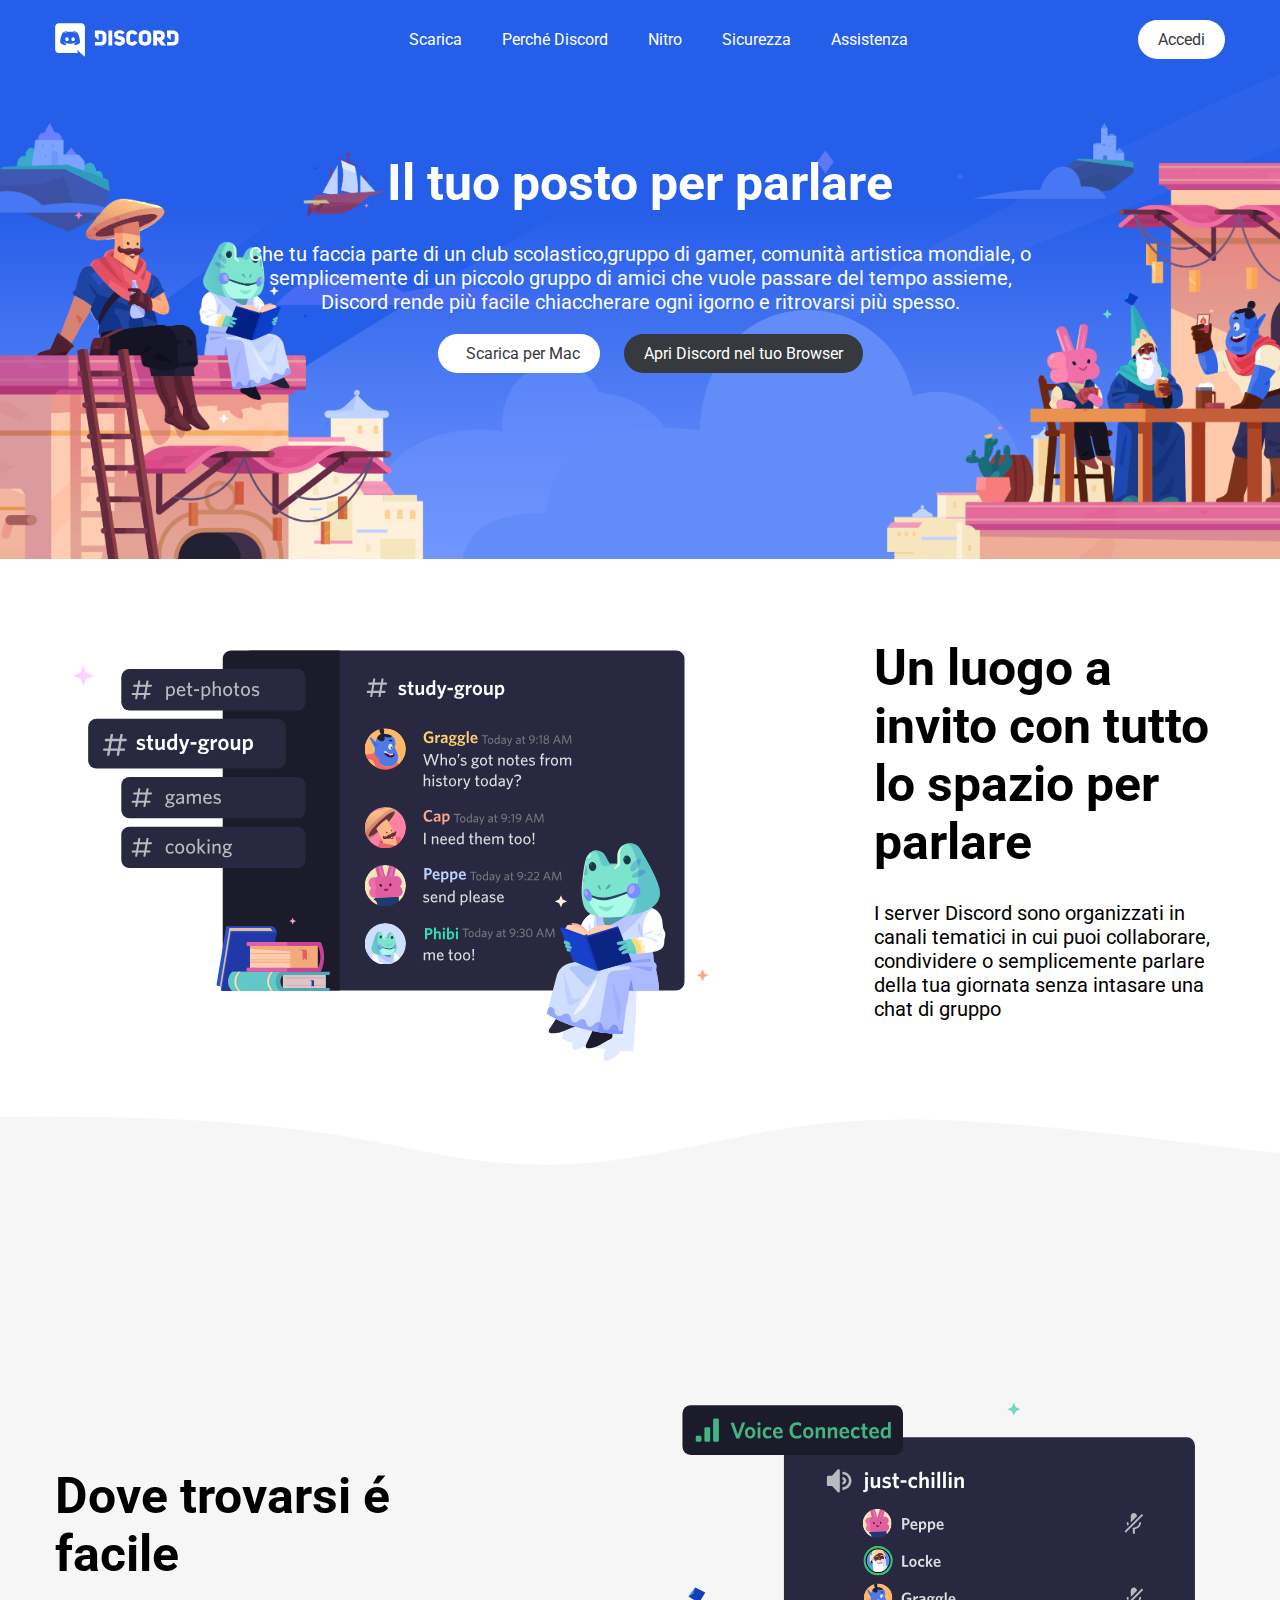
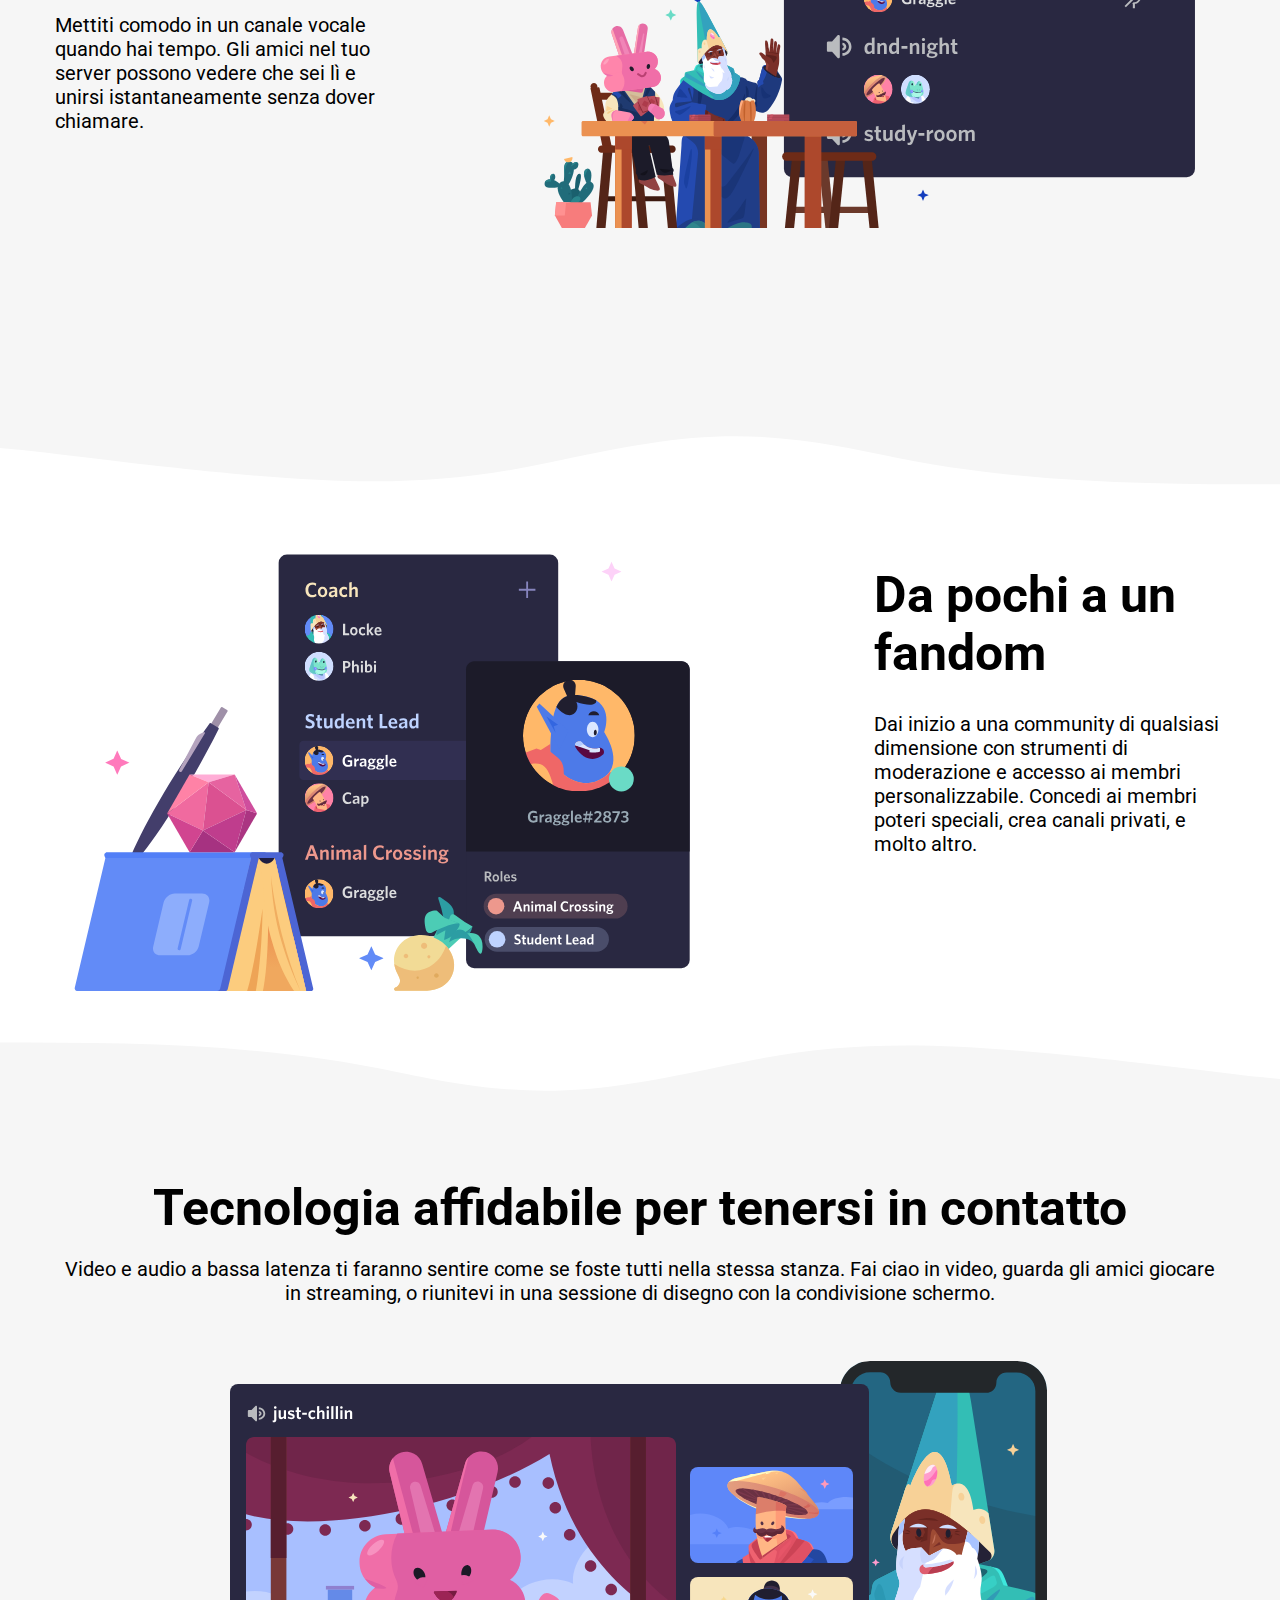
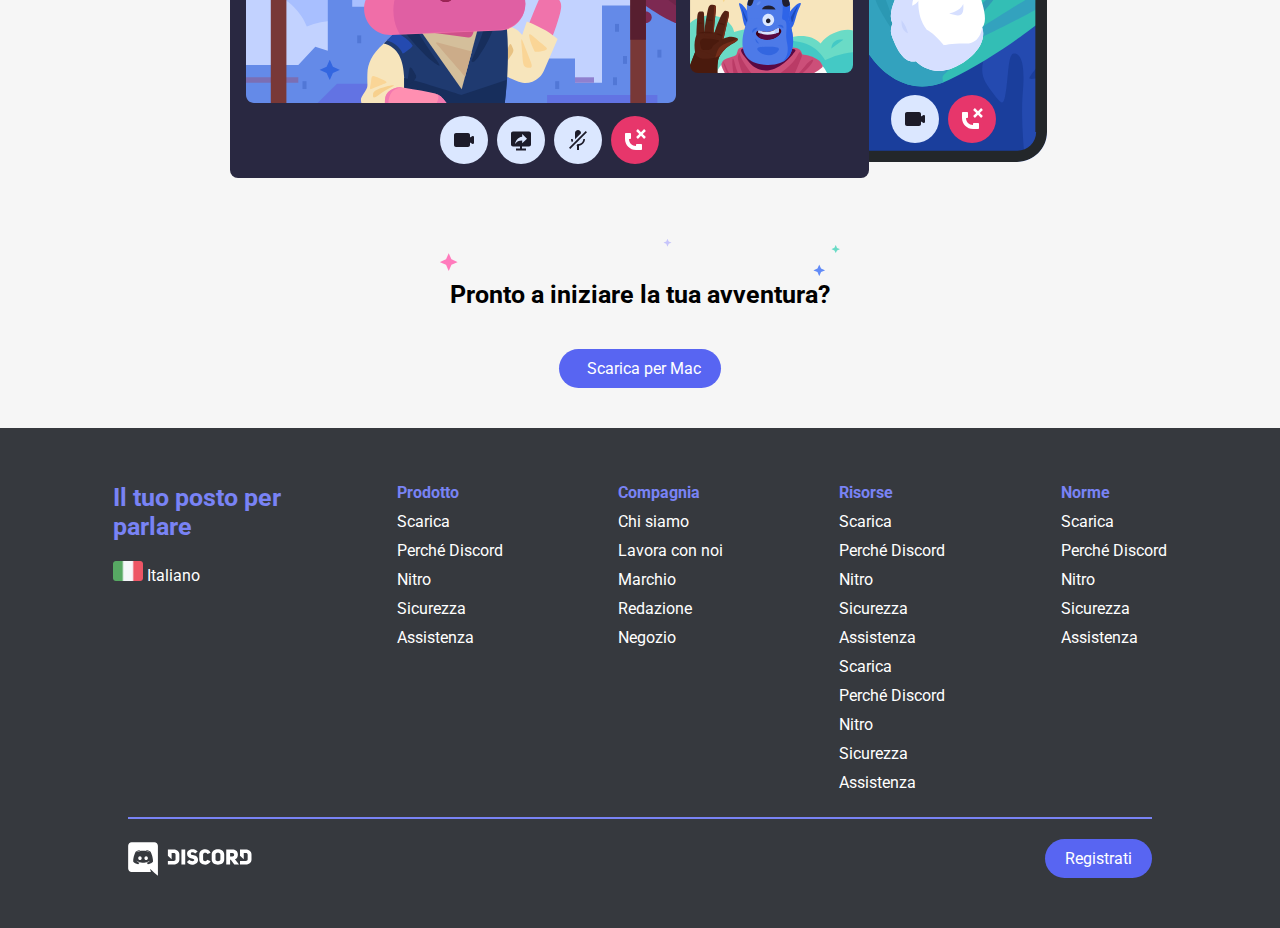
<file: index.html>
<!DOCTYPE html>
<html lang="en">

<head>
    <meta charset="UTF-8">
    <meta http-equiv="X-UA-Compatible" content="IE=edge">
    <meta name="viewport" content="width=device-width, initial-scale=1.0">
    <link rel="preconnect" href="https://fonts.googleapis.com">
    <link rel="preconnect" href="https://fonts.gstatic.com" crossorigin>
    <link
        href="https://fonts.googleapis.com/css2?family=Roboto:ital,wght@0,100;0,300;0,400;0,500;0,700;0,900;1,100;1,300;1,400;1,500;1,700;1,900&display=swap"
        rel="stylesheet">
    <link rel="stylesheet" href="https://cdnjs.cloudflare.com/ajax/libs/font-awesome/6.2.0/css/all.min.css"
        integrity="sha512-xh6O/CkQoPOWDdYTDqeRdPCVd1SpvCA9XXcUnZS2FmJNp1coAFzvtCN9BmamE+4aHK8yyUHUSCcJHgXloTyT2A=="
        crossorigin="anonymous" referrerpolicy="no-referrer" />
    <link rel="stylesheet" href="./css/style.css">
    <title>Discord</title>
</head>

<body>
    <header>
        <nav class="headercontainer">
            <img src="./img/logo.svg" alt="Logo">
            <ul class="nav-flex">
                <li><a href="./pages/download.html">Scarica</a></li>
                <li><a href="#">Perch&eacute; Discord</a></li>
                <li><a href="#">Nitro</a></li>
                <li><a href="#">Sicurezza</a></li>
                <li><a href="#">Assistenza</a></li>
            </ul>
            <a class="btn" href="#">Accedi</a>
        </nav>
        <div class="jumbo-container">
            <div class="inner-jumbo">
                <h1>Il tuo posto per parlare</h1>
                <p>Che tu faccia parte di un club scolastico,gruppo di gamer, comunit&agrave; artistica mondiale, o
                    semplicemente di un piccolo gruppo di amici che vuole passare del tempo assieme, Discord rende
                    pi&ugrave; facile chiaccherare ogni igorno e ritrovarsi pi&ugrave; spesso.</p>
                <a class="btn" href="#"> <i class="fa-solid fa-down-long"></i> &nbsp; Scarica per Mac</a>
                <a class="btn grey" href="#">Apri Discord nel tuo Browser</a>
            </div>
        </div>
    </header>
    <main>
        <div class="section">
            <div class="box-left">
                <img class="img-left" src="./img/item1.svg" alt="Foto Discord 1">
                <section class="left">
                    <h2>Un luogo a invito con tutto lo spazio per parlare</h2>
                    <p>I server Discord sono organizzati in canali tematici in cui puoi collaborare, condividere o
                        semplicemente parlare della tua giornata senza intasare una chat di gruppo</p>
                </section>
            </div>
        </div>
        <div class="wave">
            <svg class="wave-1hkxOo" version="1.1" xmlns="http://www.w3.org/2000/svg" viewBox="0 0 1440 100" preserveAspectRatio="none"><path class="wavePath-haxJK1 animationPaused-2hZ4IO" d="M826.337463,25.5396311 C670.970254,58.655965 603.696181,68.7870267 447.802481,35.1443383 C293.342778,1.81111414 137.33377,1.81111414 0,1.81111414 L0,150 L1920,150 L1920,1.81111414 C1739.53523,-16.6853983 1679.86404,73.1607868 1389.7826,37.4859505 C1099.70117,1.81111414 981.704672,-7.57670281 826.337463,25.5396311 Z" fill="currentColor"></path></svg>
        </div>
        <div class="section bg-grey">
            <div class="box-right">
                <img class="img-right" src="./img/item2.svg" alt="Foto Discord 1">
                <section class="right">
                    <h2>Dove trovarsi &eacute; facile</h2>
                    <p>Mettiti comodo in un canale vocale quando hai tempo. Gli amici nel tuo server possono vedere che
                        sei l&igrave; e unirsi istantaneamente senza dover chiamare. </p>
                </section>
            </div>
        </div>
        <div class="wave-rotate">
            <svg class="wave-1hkxOo" version="1.1" xmlns="http://www.w3.org/2000/svg" viewBox="0 0 1440 100" preserveAspectRatio="none"><path class="wavePath-haxJK1 animationPaused-2hZ4IO" d="M826.337463,25.5396311 C670.970254,58.655965 603.696181,68.7870267 447.802481,35.1443383 C293.342778,1.81111414 137.33377,1.81111414 0,1.81111414 L0,150 L1920,150 L1920,1.81111414 C1739.53523,-16.6853983 1679.86404,73.1607868 1389.7826,37.4859505 C1099.70117,1.81111414 981.704672,-7.57670281 826.337463,25.5396311 Z" fill="currentColor"></path></svg>
        </div>

        <div class="section">
            <div class="box-left ">
                <img class="img-left" src="./img/item3.svg" alt="Foto Discord 1">
                <section class="left">
                    <h2>Da pochi a un fandom</h2>
                    <p>Dai inizio a una community di qualsiasi dimensione con strumenti di moderazione e accesso ai
                        membri personalizzabile. Concedi ai membri poteri speciali, crea canali privati, e molto altro.
                    </p>
                </section>
            </div>
        </div>
        <div class="wave">
            <svg class="wave-1hkxOo" version="1.1" xmlns="http://www.w3.org/2000/svg" viewBox="0 0 1440 100" preserveAspectRatio="none"><path class="wavePath-haxJK1 animationPaused-2hZ4IO" d="M826.337463,25.5396311 C670.970254,58.655965 603.696181,68.7870267 447.802481,35.1443383 C293.342778,1.81111414 137.33377,1.81111414 0,1.81111414 L0,150 L1920,150 L1920,1.81111414 C1739.53523,-16.6853983 1679.86404,73.1607868 1389.7826,37.4859505 C1099.70117,1.81111414 981.704672,-7.57670281 826.337463,25.5396311 Z" fill="currentColor"></path></svg>
        </div>

        <div class="lastmainsection bg-grey">
            <div class="box-center">
                <h2>Tecnologia affidabile per tenersi in contatto</h2>
                <p>Video e audio a bassa latenza ti faranno sentire come se foste tutti nella stessa stanza. Fai ciao in video, guarda gli amici giocare in streaming, o riunitevi in una sessione di disegno con la condivisione schermo.</p>
                <img src="./img/item4-big.svg" alt="">
                <img id="star" src="./img/stars.svg" alt="">
                <h3>Pronto a iniziare la tua avventura?</h3>
                <a class="btn lilla" href="#"> <i class="fa-solid fa-down-long"></i> &nbsp; Scarica per Mac</a>

            </div>
        </div>

    </main>
    <footer>
        <div class="flexcontainer">
            <ul>
                <li><h3>Il tuo posto per <br> parlare</h3></li>
                <li><img src="./img/ita.png" alt=""> Italiano <i class="fa-solid fa-angle-down"></i></li>
                <li><i class="fa-brands fa-twitter"></i> &nbsp; <i class="fa-brands fa-instagram"></i> &nbsp; <i class="fa-brands fa-facebook"></i> &nbsp;<i class="fa-brands fa-youtube"></i>  </li>
            </ul>
            <ul>
                <li><h4>Prodotto</h4></li>
                <li><a href="#">Scarica</a></li>
                <li><a href="#">Perch&eacute; Discord</a></li>
                <li><a href="#">Nitro</a></li>
                <li><a href="#">Sicurezza</a></li>
                <li><a href="#">Assistenza</a></li>
            </ul>
            <ul>
                <li><h4>Compagnia</h4></li>
                <li><a href="#">Chi siamo</a></li>
                <li><a href="#">Lavora con noi</a></li>
                <li><a href="#">Marchio</a></li>
                <li><a href="#">Redazione</a></li>
                <li><a href="#">Negozio</a></li>
            </ul>
            <ul>
                <li><h4>Risorse</h4></li>
                <li><a href="#">Scarica</a></li>
                <li><a href="#">Perch&eacute; Discord</a></li>
                <li><a href="#">Nitro</a></li>
                <li><a href="#">Sicurezza</a></li>
                <li><a href="#">Assistenza</a></li>
                <li><a href="#">Scarica</a></li>
                <li><a href="#">Perch&eacute; Discord</a></li>
                <li><a href="#">Nitro</a></li>
                <li><a href="#">Sicurezza</a></li>
                <li><a href="#">Assistenza</a></li>
                

            </ul>
            </ul>
            <ul>
                <li><h4>Norme</h4></li>
                <li><a href="#">Scarica</a></li>
                <li><a href="#">Perch&eacute; Discord</a></li>
                <li><a href="#">Nitro</a></li>
                <li><a href="#">Sicurezza</a></li>
                <li><a href="#">Assistenza</a></li>
            </ul>
        </div>
        <hr>
        <div class="flexlast">
            <img src="./img/logo.svg" alt="">
            <a class="btn lilla" href="#">Registrati</a>



        </div>
    </footer>
</body>

</html>
</file>
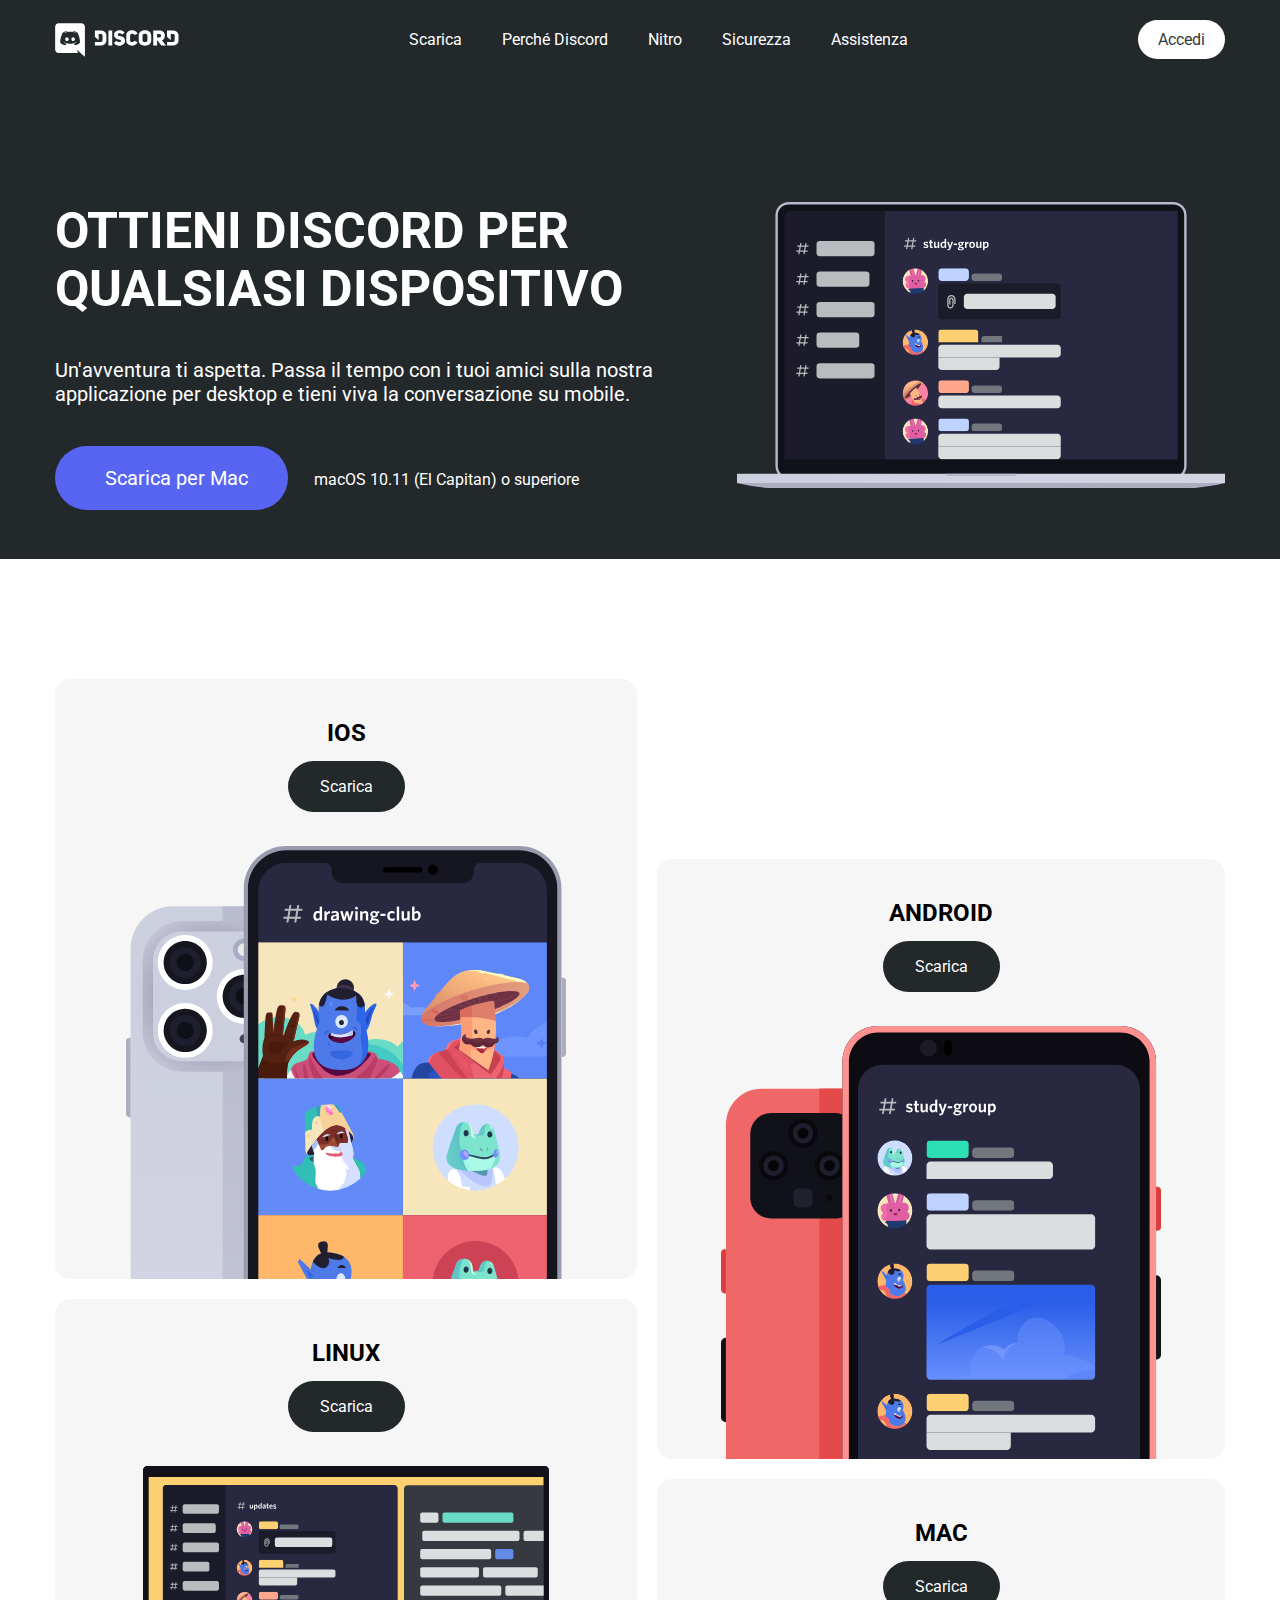
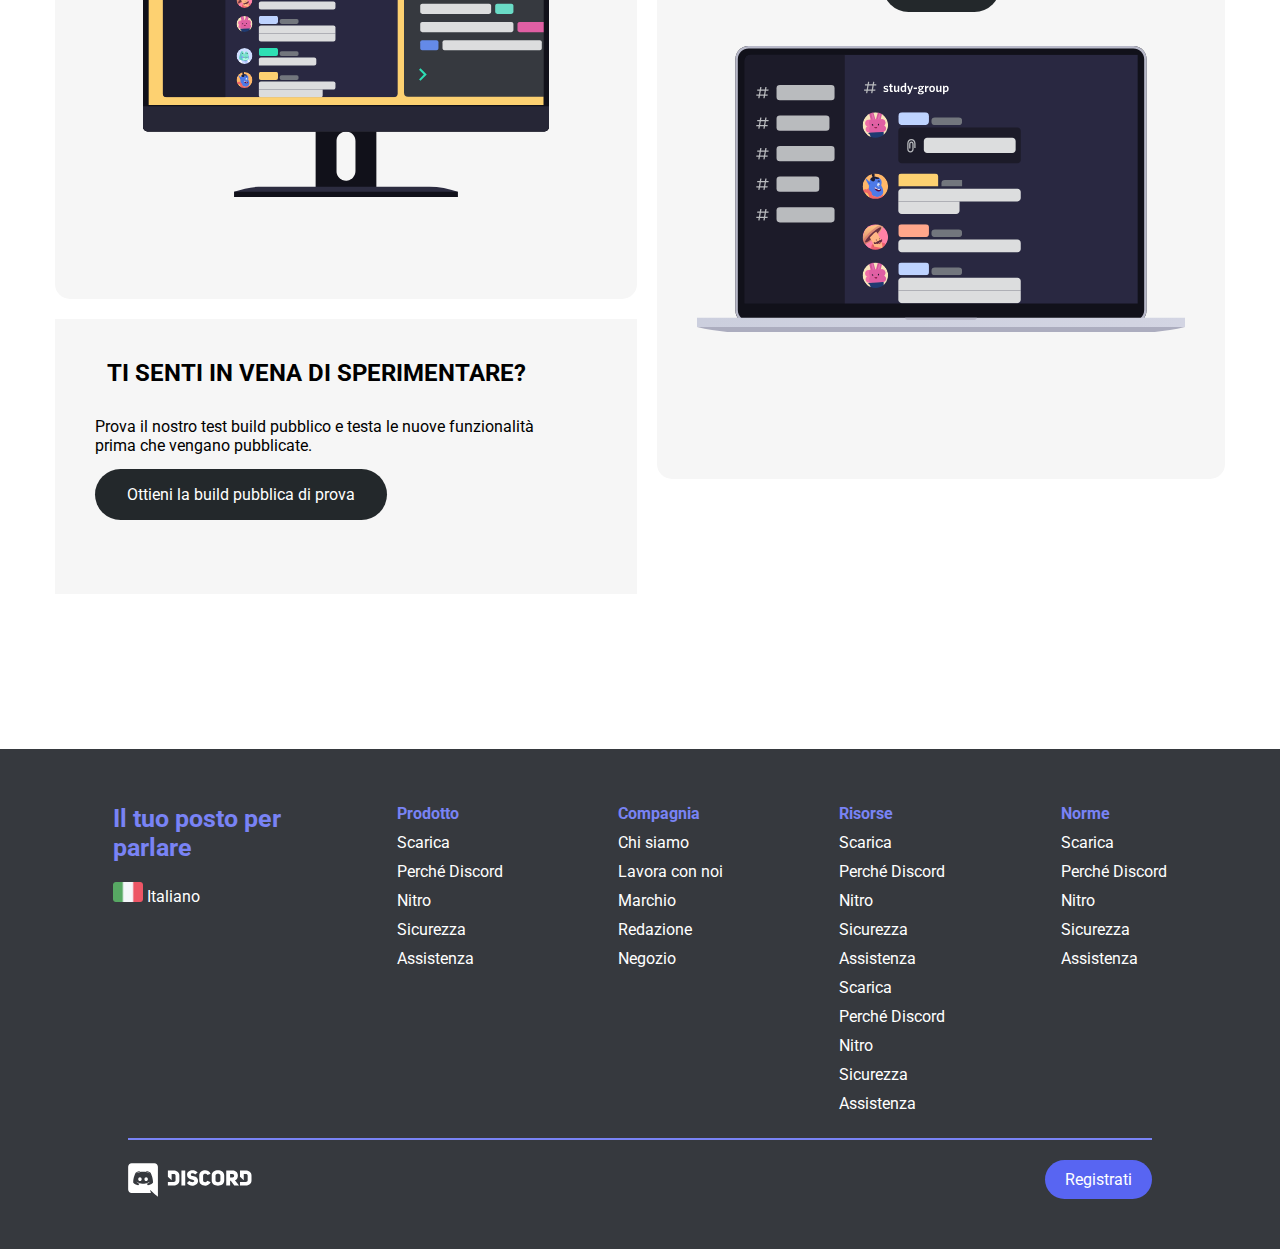
<file: pages/download.html>
<!DOCTYPE html>
<html lang="en">

<head>
    <meta charset="UTF-8">
    <meta http-equiv="X-UA-Compatible" content="IE=edge">
    <meta name="viewport" content="width=device-width, initial-scale=1.0">
    <link rel="preconnect" href="https://fonts.googleapis.com">
    <link rel="preconnect" href="https://fonts.gstatic.com" crossorigin>
    <link
        href="https://fonts.googleapis.com/css2?family=Roboto:ital,wght@0,100;0,300;0,400;0,500;0,700;0,900;1,100;1,300;1,400;1,500;1,700;1,900&display=swap"
        rel="stylesheet">
    <link rel="stylesheet" href="https://cdnjs.cloudflare.com/ajax/libs/font-awesome/6.2.0/css/all.min.css"
        integrity="sha512-xh6O/CkQoPOWDdYTDqeRdPCVd1SpvCA9XXcUnZS2FmJNp1coAFzvtCN9BmamE+4aHK8yyUHUSCcJHgXloTyT2A=="
        crossorigin="anonymous" referrerpolicy="no-referrer" />
    <link rel="stylesheet" href="../css/style.css">
    <title>Scarica Discord per parlare,</title>
</head>

<body id="download">
    <header>
        <nav class="headercontainer">
            <img src="../img/logo.svg" alt="Logo">
            <ul class="nav-flex">
                <li><a href="./pages/download.html">Scarica</a></li>
                <li><a href="#">Perch&eacute; Discord</a></li>
                <li><a href="#">Nitro</a></li>
                <li><a href="#">Sicurezza</a></li>
                <li><a href="#">Assistenza</a></li>
            </ul>
            <a class="btn" href="#">Accedi</a>
        </nav>
        <div class="jumbo-container">
            <div class="inner-jumbo">
                <div class="">
                    <h1>OTTIENI DISCORD PER QUALSIASI DISPOSITIVO</h1>
                    <p>Un'avventura ti aspetta. Passa il tempo con i tuoi amici sulla nostra applicazione per desktop e
                        tieni viva la conversazione su mobile.</p>
                    <a class="btn lilla" href="#"> <i class="fa-solid fa-down-long"></i> &nbsp; Scarica per Mac</a>
                    <span>macOS 10.11 (El Capitan) o superiore</span>
                </div>
                    <img src="../img/computer.svg" alt="">
            </div>
        </div>
    </header>
    <main>
        <div class="container-flex-download">
            <div class="flex-uno">
                <div class="box">
                    <div class="testo-card">
                    <h2>IOS</h2>
                    <a  class="btn-download" href="#">Scarica</a>
                    </div>
                    <img src="../img/ios.svg" alt="">
                </div>
                <div class="box">
                    <div class="testo-card">
                    <h2>LINUX</h2>
                    <a  class="btn-download" href="#">Scarica <i class="fa-solid fa-chevron-down"></i></a>
                    </div>
                    <img src="../img/linux.svg" alt="">
                </div>
                <div class="box-text">
                    <div class="testo-card">
                    <h2>Ti senti in vena di sperimentare?</h2>
                    <p>Prova il nostro test build pubblico e testa le nuove funzionalità prima che vengano pubblicate.</p>
                    <a  class="btn-download" href="#">Ottieni la build pubblica di prova <i class="fa-solid fa-chevron-down"></i></a>
                    </div>
                </div>
            </div>
            <div class="flex-due">
                <div class="box">
                    <div class="testo-card">
                    <h2>Android</h2>
                    <a  class="btn-download" href="#">Scarica</a>
                    </div>
                    <img src="../img/android.svg" alt="">
                </div>
                <div class="box">
                    <div class="testo-card">
                    <h2>Mac</h2>
                    <a  class="btn-download" href="#">Scarica</a>
                    </div>
                    <img src="../img/mac.svg" alt="">
                </div>
            </div>

 
        </div>
    </main>
    <footer>
        <div class="flexcontainer">
            <ul>
                <li><h3>Il tuo posto per <br> parlare</h3></li>
                <li><img src="../img/ita.png" alt=""> Italiano <i class="fa-solid fa-angle-down"></i></li>
                <li><i class="fa-brands fa-twitter"></i> &nbsp; <i class="fa-brands fa-instagram"></i> &nbsp; <i class="fa-brands fa-facebook"></i> &nbsp;<i class="fa-brands fa-youtube"></i>  </li>
            </ul>
            <ul>
                <li><h4>Prodotto</h4></li>
                <li><a href="#">Scarica</a></li>
                <li><a href="#">Perch&eacute; Discord</a></li>
                <li><a href="#">Nitro</a></li>
                <li><a href="#">Sicurezza</a></li>
                <li><a href="#">Assistenza</a></li>
            </ul>
            <ul>
                <li><h4>Compagnia</h4></li>
                <li><a href="#">Chi siamo</a></li>
                <li><a href="#">Lavora con noi</a></li>
                <li><a href="#">Marchio</a></li>
                <li><a href="#">Redazione</a></li>
                <li><a href="#">Negozio</a></li>
            </ul>
            <ul>
                <li><h4>Risorse</h4></li>
                <li><a href="#">Scarica</a></li>
                <li><a href="#">Perch&eacute; Discord</a></li>
                <li><a href="#">Nitro</a></li>
                <li><a href="#">Sicurezza</a></li>
                <li><a href="#">Assistenza</a></li>
                <li><a href="#">Scarica</a></li>
                <li><a href="#">Perch&eacute; Discord</a></li>
                <li><a href="#">Nitro</a></li>
                <li><a href="#">Sicurezza</a></li>
                <li><a href="#">Assistenza</a></li>
                

            </ul>
            </ul>
            <ul>
                <li><h4>Norme</h4></li>
                <li><a href="#">Scarica</a></li>
                <li><a href="#">Perch&eacute; Discord</a></li>
                <li><a href="#">Nitro</a></li>
                <li><a href="#">Sicurezza</a></li>
                <li><a href="#">Assistenza</a></li>
            </ul>
        </div>
        <hr>
        <div class="flexlast">
            <img src="../img/logo.svg" alt="">
            <a class="btn lilla" href="#">Registrati</a>



        </div>
    </footer>

</body>

</html>
</file>
<file: css/style.css>
*{
    margin: 0;
    padding:0;
    box-sizing: border-box;    
}
html{
    font-family: 'Roboto', sans-serif;
}
/* logo,nav e tasto accedi */
header{
    width: 100%;
    background-color: #255EE8;
}
.headercontainer{
    width: 1170px;
    margin: 0 auto;
    display: flex;
    flex-direction: row;    
    justify-content: space-between;
    padding-top: 20px;
    align-items: center;
}

.nav-flex{
    list-style: none;
    min-width: 500px;
    display: flex;
}    
.nav-flex li{
    flex-direction: row;
    padding: 0 20px;
    align-items: center;
    text-decoration: none;
}
a{
    color: white;
    text-decoration: none;
}
li a:hover{
    text-decoration: underline;
}
/* Fine logo, nav e tasto accedi */
/* Bottoni*/
.btn{
   background-color: white;
   padding: 10px 20px;
   border-radius: 20px; 
   color: #36393E;
   text-decoration: none;
}
.grey{
    background-color: #36393E;
    color: white;
}
.lilla{
    background-color: #5865f2;
    color: white;
}
a.btn:hover{
    box-shadow: 0 8px 15px rgb(0 0 0 / 20%);
    color: #7983F5;
}
a.btn.grey:hover{
    box-shadow: 0 8px 15px rgb(0 0 0 / 20%);
    background-color: #36393F;
    color: white;
}
a.btn.lilla:hover{
    box-shadow: 0 8px 15px rgb(0 0 0 / 20%);
    color: white;
    background-color: #7983F5;

}
/* Fine Bottoni */
/* Jumbo */ 
.jumbo-container{
    width: 100%;
    background-image: url('../img/jumbo.png');
    height: 500px;
    background-size: cover;
}
.inner-jumbo{
    width: 800px;
    margin: 0 auto;
    text-align: center;
}
.inner-jumbo p{
    color: white;
    font-size: 20px;
    padding-bottom: 20px;
}
.inner-jumbo h1{
    color: white;
    padding-top: 95px;
    padding-bottom: 30px;
    font-size: 50px;
}
.inner-jumbo a{
    display: inline-block;
    margin-left: 20px;
}

/* Fine Jumbo*/
/* Main*/

.section{
    width: 100%;
    padding: 50px 0px;
}
.box-left{
    width: 1170px;
    margin:0 auto;
    display: flex;
    align-items: flex-start;
    justify-content: space-between;
}

.box-left h2{
    font-size: 50px;
    padding-bottom: 30px;
}
.box-left p{
    font-size: 20px;
}
.left{
    flex-basis: 30%;
    padding-top: 30px;
}
.img-left{
    flex-basis: 60%;
}
.box-right{
    width: 1170px;
    margin:0 auto;
    display: flex;
    align-items: center;
    flex-direction: row-reverse;
    justify-content: space-between;
    padding: 120px 0;
    
}
.box-right h2{
    font-size: 50px;
    padding-bottom: 30px;
}
.box-right p{
    font-size: 20px;
}
.right{
    flex-basis: 30%;
}
.img-right{
    flex-basis: 60%;
}
.margin50{
    margin-top: 50px;
}
.margin{
    margin-top: 300px;
}
.bg-grey{
    background-color:#f6f6f6 ;
}
.lastmainsection{
    width: 100%;
    padding: 50px 0px;
    display: flex;
    justify-content: center;
    align-items: center;
    flex-direction: row;
}
.box-center{
    max-width: 1170px;
    text-align: center;
}
.box-center h2{
    font-size: 50px;
    padding-bottom: 20px;
}
.box-center p{
    font-size: 20px;
}
#star{
    width: 400px;
}
h3{
    font-size: 25px;
    padding-bottom: 50px;
    
}
.box-center a{
    margin-bottom: 100px;
}
/* Fine Main */
/* Inizio Footer*/
footer{
    width: 100%;
    background-color:#36393E;
    min-height: 100px;
}
li img{
    width: 30px;
}
li{
    color: white;
    padding: 5px 0;
}
.flexcontainer{
    display: flex;
    justify-content: space-around;
    align-items: flex-start;
    width: 1170px;
    margin: 0 auto;
    padding-top: 50px;
    

}
ul{
    list-style: none;
}
hr{
    width: 80%;
    margin: 20px auto;   
    border: 1px solid #7983F5 ;
    background-color: #7983F5;
}
.flexlast{
    display: flex;
    width: 80%;
    margin: 0 auto;
    justify-content: space-between;
    align-items: center;
    padding-bottom: 50px;
    
}
li h4{
    color: #7983F5;
}
li h3{
    color: #7983F5;
    padding-bottom: 10px;
}

.wave{
    color:#f6f6f6;
    display: block;
    margin-bottom: -5px;
}
.wave-rotate{
    color:#f6f6f6;
    display: block;
    margin-top: -5px;
    transform: rotate(180deg);
}

/* Pagina download*/

:root{
    --grigio:#23282B;
    --bianco:#ffffff;
    --grigiosfondo:#F6F6F6;
}
#download header{
    background-color: var(--grigio);
}#download .headercontainer{
    background-color: var(--grigio);
}
#download .jumbo-container{
    background-image: none;

}
#download .inner-jumbo{
    text-align: left;
    display: flex;
    align-items: flex-start;
    justify-content: center;
    width: 1170px;
    padding-top: 143px;

}
#download .inner-jumbo a{
    margin-left: 0;
}
#download .inner-jumbo h1{
    padding: 0;
    padding-bottom: 40px;
}
#download .inner-jumbo p{
    
    padding-bottom: 40px;
}
#download  .inner-jumbo .btn{
    padding: 20px 40px;
    border-radius: 40px;
    font-size: 20px;
}
#download .inner-jumbo span{
    padding-left: 22px;
    color: var(--bianco);
}
#download main{
    width: 1170px;
    margin: 0 auto;
}
.container-flex-download{
    display: flex;
    flex-basis: 50%;
}
#download .box{
    background-color: var(--grigiosfondo);
    height: 600px;
    overflow: hidden;
    padding: 40px;
    display: flex;
    flex-direction: column;
    align-items: center;
    margin-bottom: 20px;
    border-radius: 15px;
      
}
#download .box-text{
    background-color: var(--grigiosfondo);
    min-height: 200px;
    overflow: hidden;
    padding: 40px;
    padding-right: 100px;
    display: flex;
    flex-direction: column;
    align-items: center;
    margin-bottom: 20px;
      
}
.btn-download{
    background-color: var(--grigio);
    padding: 16px 32px;
    border-radius: 30px; 
    color: var(--bianco);
    text-decoration: none;
    
 }
 .testo-card{
    padding-bottom: 50px;
    
 }
 .testo-card h2{
    margin-bottom: 30px;
    text-align: center;
    text-transform: uppercase;
 }
 .testo-card p{
    margin-bottom: 30px;
 }
 .flex-uno{
    margin-top: 120px;
    margin-bottom: 120px;
 }
 .flex-due{
    margin-left: 20px;
    margin-top:300px;
    margin-bottom: 250px;
 }
</file>
